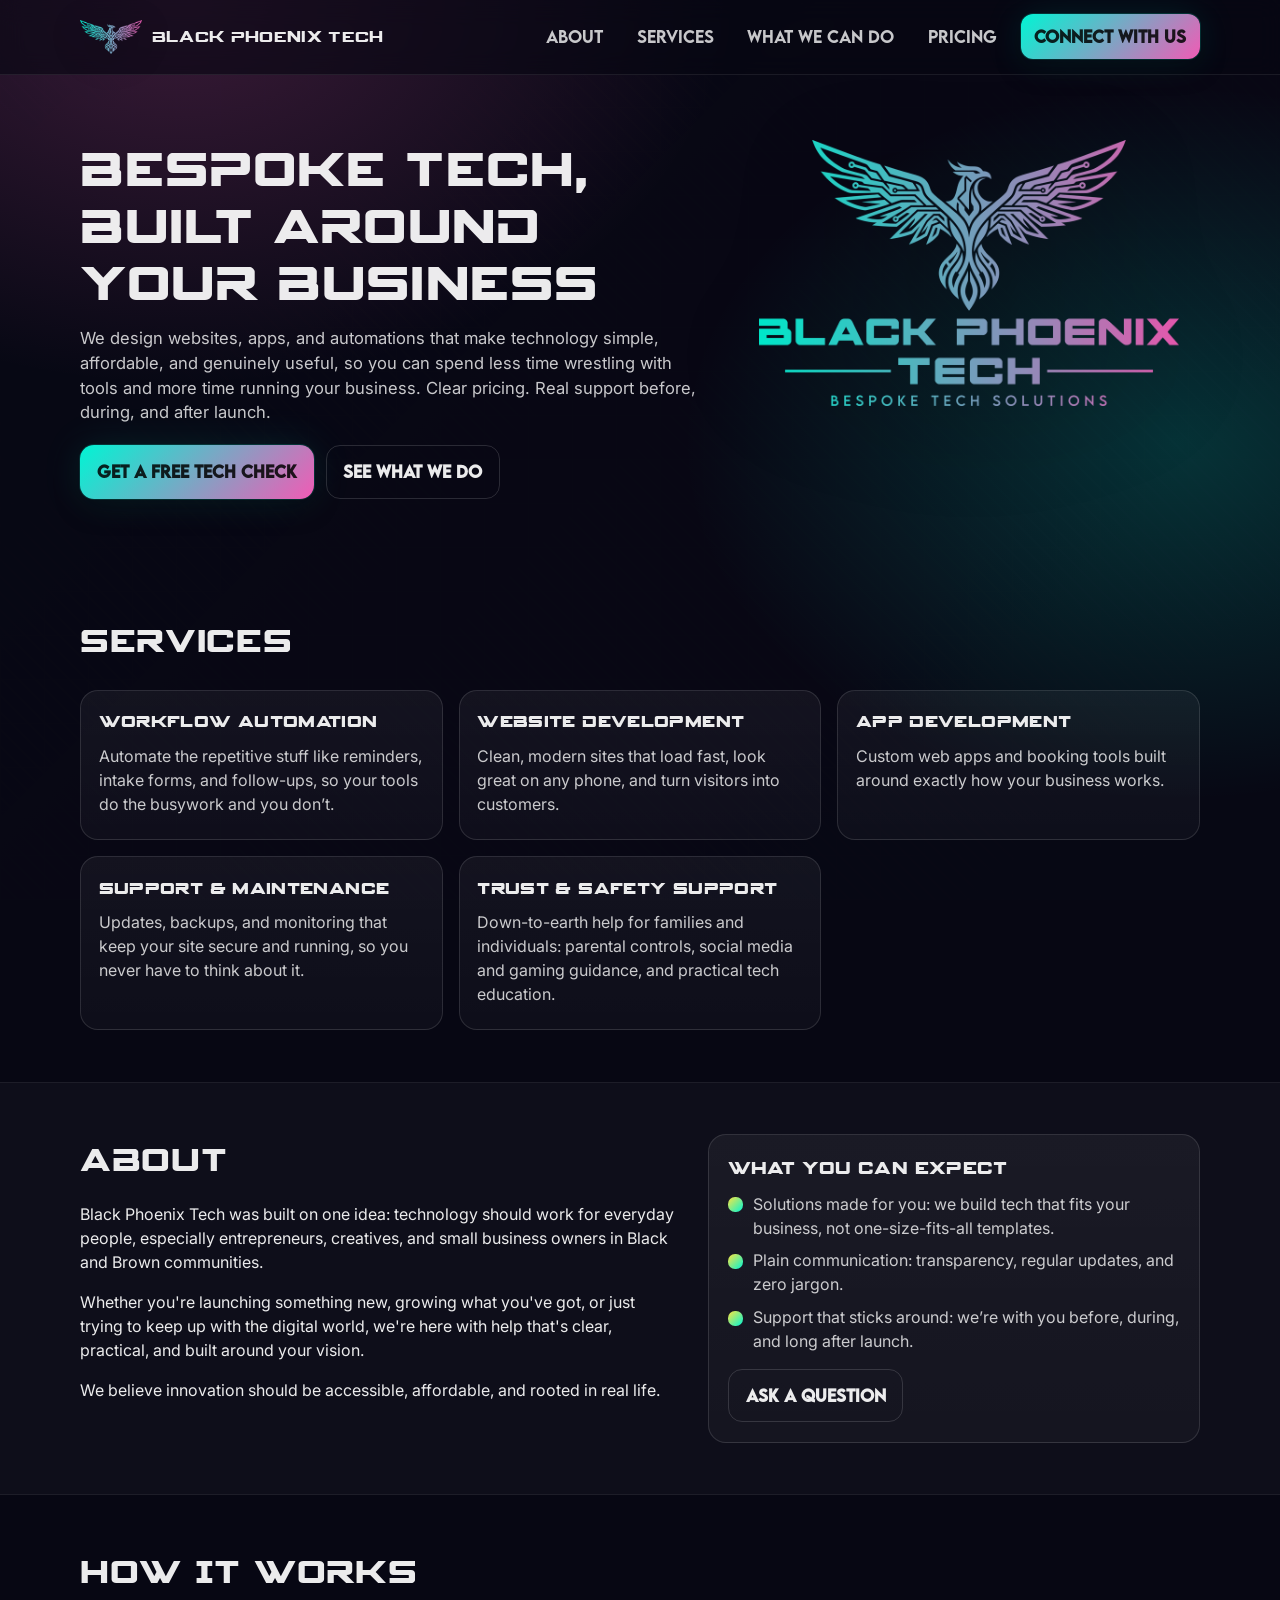
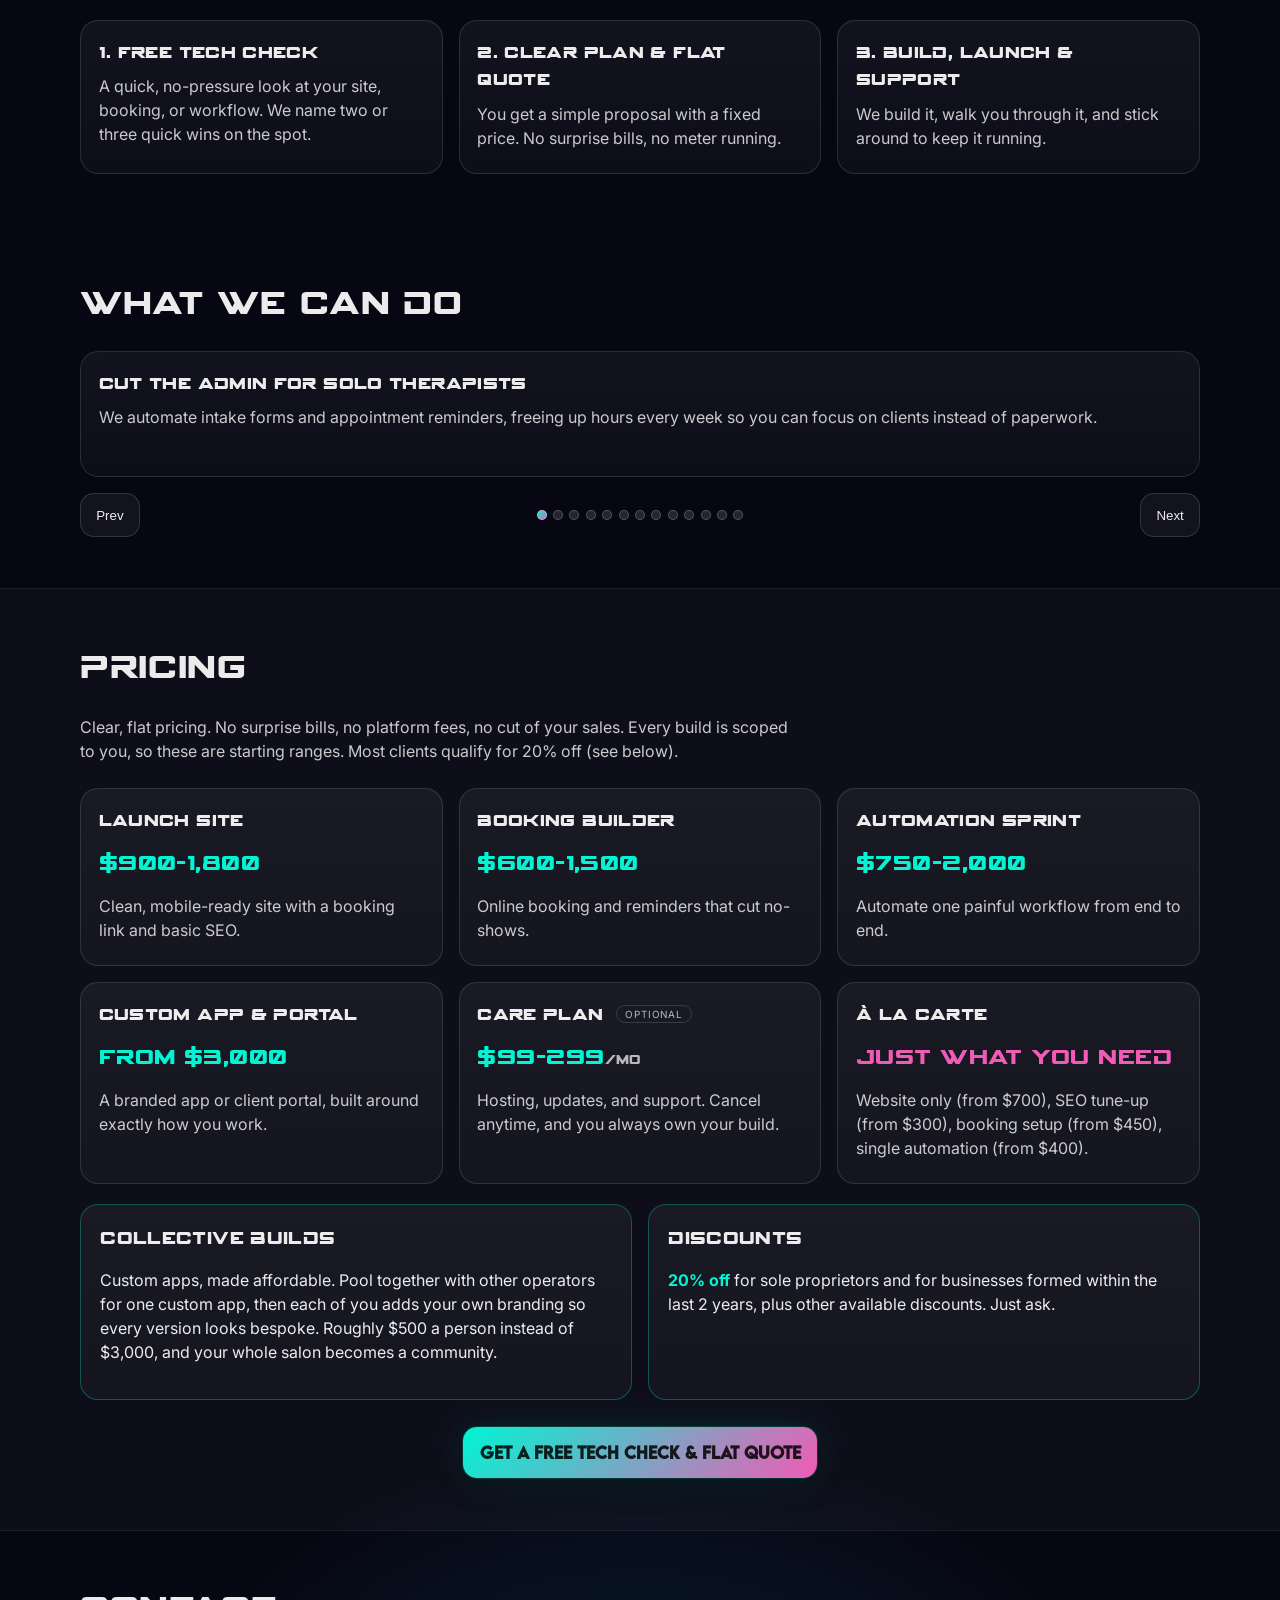
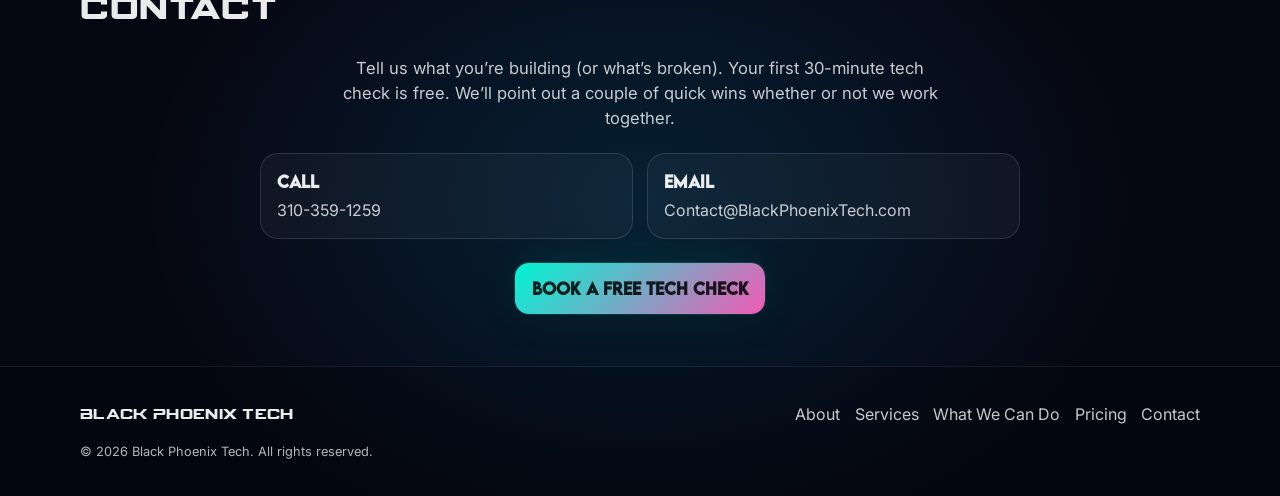
<file: index.html>
<!doctype html>
<html lang="en">
  <head>
    <meta charset="UTF-8" />
    <meta name="viewport" content="width=device-width, initial-scale=1.0" />
    <meta name="description" content="Black Phoenix Tech builds bespoke websites, apps, and automations for small service businesses. Clear pricing, plain English, real support before and after launch." />
    <meta name="theme-color" content="#070713" />
    <link rel="canonical" href="https://blackphoenixtech.com/" />
    <link rel="icon" href="logo.png" />
    <meta property="og:title" content="Black Phoenix Tech | Bespoke Apps & Tech Solutions" />
    <meta property="og:description" content="Bespoke websites, apps, and automations for small service businesses. Simple, affordable, and built around your business." />
    <meta property="og:type" content="website" />
    <meta property="og:url" content="https://blackphoenixtech.com/" />
    <meta property="og:image" content="https://blackphoenixtech.com/logo.png" />
    <meta name="twitter:card" content="summary_large_image" />
    <meta name="twitter:title" content="Black Phoenix Tech | Bespoke Apps & Tech Solutions" />
    <meta name="twitter:description" content="Bespoke websites, apps, and automations for small service businesses. Simple, affordable, and built around your business." />
    <meta name="twitter:image" content="https://blackphoenixtech.com/logo.png" />
    <title>Black Phoenix Tech | Bespoke Apps & Tech Solutions</title>
    <link rel="preconnect" href="https://fonts.googleapis.com" />
    <link rel="preconnect" href="https://fonts.gstatic.com" crossorigin />
    <link href="https://fonts.googleapis.com/css2?family=Inter:wght@400;500;600;700&display=swap" rel="stylesheet" />
    <link rel="stylesheet" href="styles.css" />
    <style>
      html { scroll-padding-top: 88px; }
      :where(#top, #services, #about, #how, #work, #pricing, #contact) { scroll-margin-top: 88px; }

      #contact .contact-wrap { max-width: 760px; margin: 0 auto; text-align: center; }
      #contact .contact-lead { color: var(--muted); font-size: 1.04rem; max-width: 60ch; margin: 0 auto; }
      #contact .contactCards { grid-template-columns: 1fr 1fr; margin-top: 1.4rem; }
      #contact .contactCard { text-align: left; }
      #contact .contact-cta { margin-top: 1.5rem; }
      @media (max-width: 640px) { #contact .contactCards { grid-template-columns: 1fr; } }

      .brand__mark { background: transparent; box-shadow: none; width: auto; height: auto; }
      .brand__logo { width: auto; height: 34px; }

      @font-face { font-family: 'Spy Agency'; src: url('spyagency.woff') format('woff'); font-weight: 400; font-style: normal; font-display: swap; }
      @font-face { font-family: 'LEMON MILK'; src: url('lemonmilk-medium.woff') format('woff'); font-weight: 500; font-style: normal; font-display: swap; }

      .brand__name, .hero__title, h2, .feature h3, .case h3, .panel h3, .footer__brand {
        font-family: 'Spy Agency', Inter, system-ui, -apple-system, Segoe UI, Roboto, Arial, sans-serif;
        font-weight: 400;
        letter-spacing: 0.02em;
      }
      .nav__link, .button, .contactCard__title {
        font-family: 'LEMON MILK', Inter, system-ui, -apple-system, Segoe UI, Roboto, Arial, sans-serif;
      }
      .brand, .brand__name { white-space: nowrap; flex-shrink: 0; }
      .nav__menu { flex-wrap: nowrap; }
      .nav__link, .nav .button { white-space: nowrap; flex-shrink: 0; }

      #pricing .pricing-lead { color: var(--muted); max-width: 72ch; margin: 0 0 1.6rem; }
      #pricing .price-card { display: flex; flex-direction: column; }
      #pricing .price { font-family: 'Spy Agency', Inter, sans-serif; font-size: 1.45rem; color: var(--brand); margin: 0.15rem 0 0.55rem; letter-spacing: 0.02em; }
      #pricing .price-per { font-size: 0.85rem; color: var(--muted2); }
      #pricing .price-tag { font-family: Inter, sans-serif; font-size: 0.62rem; text-transform: uppercase; letter-spacing: 0.08em; color: var(--muted2); border: 1px solid var(--border); border-radius: 999px; padding: 0.12rem 0.5rem; vertical-align: middle; margin-left: 0.4rem; }
      #pricing .price-card--alacarte .price { color: var(--brand2); }
      #pricing .pricing-extras { display: grid; grid-template-columns: 1fr 1fr; gap: 1rem; margin-top: 1.2rem; }
      #pricing .pricing-highlight { border-color: rgba(0, 245, 212, 0.28); }
      #pricing .pricing-highlight strong { color: var(--brand); }
      #pricing .pricing-cta { margin-top: 1.7rem; text-align: center; }
      @media (max-width: 760px) { #pricing .pricing-extras { grid-template-columns: 1fr; } }
    </style>
  </head>
  <body>
    <a class="skip-link" href="#main">Skip to content</a>

    <header class="header" data-header>
      <div class="container header__inner">
        <a class="brand" href="#top" aria-label="Black Phoenix Tech home">
          <span class="brand__mark" aria-hidden="true">
            <img class="brand__logo" src="logo-mark.png" alt="" />
          </span>
          <span class="brand__name">Black Phoenix Tech</span>
        </a>

        <nav class="nav" aria-label="Primary">
          <button class="nav__toggle" type="button" aria-expanded="false" aria-controls="navMenu" data-nav-toggle>
            <span class="nav__toggleIcon" aria-hidden="true"></span>
            <span class="sr-only">Menu</span>
          </button>

          <div class="nav__menu" id="navMenu" data-nav-menu>
            <a class="nav__link" href="#about">About</a>
            <a class="nav__link" href="#services">Services</a>
            <a class="nav__link" href="#work">What We Can Do</a>
            <a class="nav__link" href="#pricing">Pricing</a>
            <a class="button button--small" href="#contact">Connect With Us</a>
          </div>
        </nav>
      </div>
    </header>

    <main id="main">
      <section class="hero" id="top">
        <div class="container hero__inner">
          <div class="hero__copy">
            <h1 class="hero__title">Bespoke Tech, Built Around Your Business</h1>
            <p class="hero__subtitle">
              We design websites, apps, and automations that make technology simple, affordable, and genuinely useful, so you can spend less time wrestling with tools and more time running your business. Clear pricing. Real support before, during, and after launch.
            </p>

            <div class="hero__cta">
              <a class="button" href="#contact">Get a Free Tech Check</a>
              <a class="button button--ghost" href="#work">See What We Do</a>
            </div>
          </div>

          <div class="hero__media" aria-hidden="true">
            <img class="hero__logo" src="logo-hero.png" alt="Black Phoenix Tech" />
          </div>
        </div>
      </section>

      <section class="section" id="services">
        <div class="container">
          <div class="section__head">
            <h2>Services</h2>
          </div>

          <div class="grid3">
            <article class="feature">
              <h3>Workflow Automation</h3>
              <p>Automate the repetitive stuff like reminders, intake forms, and follow-ups, so your tools do the busywork and you don&rsquo;t.</p>
            </article>
            <article class="feature">
              <h3>Website Development</h3>
              <p>Clean, modern sites that load fast, look great on any phone, and turn visitors into customers.</p>
            </article>
            <article class="feature">
              <h3>App Development</h3>
              <p>Custom web apps and booking tools built around exactly how your business works.</p>
            </article>
            <article class="feature">
              <h3>Support &amp; Maintenance</h3>
              <p>Updates, backups, and monitoring that keep your site secure and running, so you never have to think about it.</p>
            </article>
            <article class="feature">
              <h3>Trust &amp; Safety Support</h3>
              <p>Down-to-earth help for families and individuals: parental controls, social media and gaming guidance, and practical tech education.</p>
            </article>
          </div>
        </div>
      </section>

      <section class="section section--alt" id="about">
        <div class="container split">
          <div>
            <h2>About</h2>
            <p>
              Black Phoenix Tech was built on one idea: technology should work for everyday people, especially entrepreneurs, creatives, and small business owners in Black and Brown communities.
            </p>
            <p>
              Whether you're launching something new, growing what you've got, or just trying to keep up with the digital world, we're here with help that's clear, practical, and built around your vision.
            </p>
            <p>We believe innovation should be accessible, affordable, and rooted in real life.</p>
          </div>

          <div class="panel">
            <h3>What you can expect</h3>
            <ul class="checklist">
              <li>Solutions made for you: we build tech that fits your business, not one-size-fits-all templates.</li>
              <li>Plain communication: transparency, regular updates, and zero jargon.</li>
              <li>Support that sticks around: we&rsquo;re with you before, during, and long after launch.</li>
            </ul>
            <a class="button button--ghost" href="#contact">Ask a question</a>
          </div>
        </div>
      </section>

      <section class="section" id="how">
        <div class="container">
          <div class="section__head">
            <h2>How It Works</h2>
          </div>

          <div class="grid3">
            <article class="feature">
              <h3>1. Free Tech Check</h3>
              <p>A quick, no-pressure look at your site, booking, or workflow. We name two or three quick wins on the spot.</p>
            </article>
            <article class="feature">
              <h3>2. Clear Plan &amp; Flat Quote</h3>
              <p>You get a simple proposal with a fixed price. No surprise bills, no meter running.</p>
            </article>
            <article class="feature">
              <h3>3. Build, Launch &amp; Support</h3>
              <p>We build it, walk you through it, and stick around to keep it running.</p>
            </article>
          </div>
        </div>
      </section>

      <section class="section" id="work">
        <div class="container">
          <div class="section__head">
            <h2>What We Can Do</h2>
          </div>

          <div class="carousel" data-carousel aria-label="What we can do carousel">
            <div class="carousel__viewport">
              <div class="carousel__track" data-carousel-track>
                <article class="case carousel__slide" data-carousel-slide>
                  <h3>Cut the admin for solo therapists</h3>
                  <p>We automate intake forms and appointment reminders, freeing up hours every week so you can focus on clients instead of paperwork.</p>
                </article>
                <article class="case carousel__slide" data-carousel-slide>
                  <h3>Get local shops found online</h3>
                  <p>We design sleek, mobile-ready websites for local services like nail shops and laundromats, making it easy for customers to book, order, and find you fast.</p>
                </article>
                <article class="case carousel__slide" data-carousel-slide>
                  <h3>Keep your calendar full</h3>
                  <p>We build custom booking apps for barbers, nail techs, and stylists that let clients book in a few taps, cutting no-shows and ending the scheduling chaos.</p>
                </article>
                <article class="case carousel__slide" data-carousel-slide>
                  <h3>Know what&rsquo;s working</h3>
                  <p>We set up easy-to-read dashboards that show shop owners their best-sellers, busiest times, and trends, so you can make smarter decisions without the guesswork.</p>
                </article>
                <article class="case carousel__slide" data-carousel-slide>
                  <h3>Hands-off upkeep</h3>
                  <p>We handle updates, backups, and troubleshooting behind the scenes, so you get a site you own without the headache of maintaining it.</p>
                </article>
                <article class="case carousel__slide" data-carousel-slide>
                  <h3>Safer screens at home</h3>
                  <p>We help parents set up parental controls and understand the games and apps their kids use, for a safer digital home.</p>
                </article>
                <article class="case carousel__slide" data-carousel-slide>
                  <h3>Respond without living in your inbox</h3>
                  <p>We build smart systems for small retail brands that track inventory and auto-answer common questions, so you stay responsive without being chained to your phone.</p>
                </article>
                <article class="case carousel__slide" data-carousel-slide>
                  <h3>Credibility that books clients</h3>
                  <p>We create clean, professional sites for coaches, consultants, and creatives that build trust and bring in steady bookings.</p>
                </article>
                <article class="case carousel__slide" data-carousel-slide>
                  <h3>One place for everything</h3>
                  <p>We build branded client-portal apps for event planners and service providers: bookings, payments, and messages all in one place.</p>
                </article>
                <article class="case carousel__slide" data-carousel-slide>
                  <h3>Grow with real numbers</h3>
                  <p>We give online sellers live dashboards to track traffic, sales, and trends, for growth without needing to be a data expert.</p>
                </article>
                <article class="case carousel__slide" data-carousel-slide>
                  <h3>Show up on Google</h3>
                  <p>We write and structure SEO-ready content for solo pros like estheticians and therapists that ranks higher and drives steady, qualified traffic.</p>
                </article>
                <article class="case carousel__slide" data-carousel-slide>
                  <h3>Always fresh and secure</h3>
                  <p>We keep your website fresh, secure, and fully functional, so your online presence never skips a beat.</p>
                </article>
                <article class="case carousel__slide" data-carousel-slide>
                  <h3>Protect your privacy</h3>
                  <p>We review privacy settings, devices, and platforms for individuals, creators, and educators, helping you stay protected online.</p>
                </article>
              </div>
            </div>

            <div class="carousel__controls">
              <button class="carousel__button" type="button" data-carousel-prev aria-label="Previous slide">Prev</button>
              <div class="carousel__dots" data-carousel-dots aria-label="Choose slide"></div>
              <button class="carousel__button" type="button" data-carousel-next aria-label="Next slide">Next</button>
            </div>
          </div>
        </div>
      </section>

      <section class="section section--alt" id="pricing">
        <div class="container">
          <div class="section__head">
            <h2>Pricing</h2>
          </div>

          <p class="pricing-lead">
            Clear, flat pricing. No surprise bills, no platform fees, no cut of your sales. Every build is scoped to you, so these are starting ranges. Most clients qualify for 20% off (see below).
          </p>

          <div class="grid3 pricing-grid">
            <article class="feature price-card">
              <h3>Launch Site</h3>
              <p class="price">$900&ndash;1,800</p>
              <p>Clean, mobile-ready site with a booking link and basic SEO.</p>
            </article>
            <article class="feature price-card">
              <h3>Booking Builder</h3>
              <p class="price">$600&ndash;1,500</p>
              <p>Online booking and reminders that cut no-shows.</p>
            </article>
            <article class="feature price-card">
              <h3>Automation Sprint</h3>
              <p class="price">$750&ndash;2,000</p>
              <p>Automate one painful workflow from end to end.</p>
            </article>
            <article class="feature price-card">
              <h3>Custom App &amp; Portal</h3>
              <p class="price">From $3,000</p>
              <p>A branded app or client portal, built around exactly how you work.</p>
            </article>
            <article class="feature price-card">
              <h3>Care Plan <span class="price-tag">optional</span></h3>
              <p class="price">$99&ndash;299<span class="price-per">/mo</span></p>
              <p>Hosting, updates, and support. Cancel anytime, and you always own your build.</p>
            </article>
            <article class="feature price-card price-card--alacarte">
              <h3>&Agrave; la carte</h3>
              <p class="price">Just what you need</p>
              <p>Website only (from $700), SEO tune-up (from $300), booking setup (from $450), single automation (from $400).</p>
            </article>
          </div>

          <div class="pricing-extras">
            <div class="panel pricing-highlight">
              <h3>Collective Builds</h3>
              <p>Custom apps, made affordable. Pool together with other operators for one custom app, then each of you adds your own branding so every version looks bespoke. Roughly $500 a person instead of $3,000, and your whole salon becomes a community.</p>
            </div>
            <div class="panel pricing-highlight">
              <h3>Discounts</h3>
              <p><strong>20% off</strong> for sole proprietors and for businesses formed within the last 2 years, plus other available discounts. Just ask.</p>
            </div>
          </div>

          <div class="pricing-cta">
            <a class="button" href="#contact">Get a Free Tech Check &amp; Flat Quote</a>
          </div>
        </div>
      </section>

      <section class="section" id="contact">
        <div class="container">
          <div class="section__head">
            <h2>Contact</h2>
          </div>

          <div class="contact-wrap">
            <p class="contact-lead">
              Tell us what you&rsquo;re building (or what&rsquo;s broken). Your first 30-minute tech check is free. We&rsquo;ll point out a couple of quick wins whether or not we work together.
            </p>

            <div class="contactCards">
              <a class="contactCard" href="tel:+13103591259">
                <span class="contactCard__title">Call</span>
                <span class="contactCard__text">310-359-1259</span>
              </a>
              <a class="contactCard" href="mailto:contact@blackphoenixtech.com?subject=New%20Inquiry">
                <span class="contactCard__title">Email</span>
                <span class="contactCard__text">Contact@BlackPhoenixTech.com</span>
              </a>
            </div>

            <div class="contact-cta">
              <a class="button" href="mailto:contact@blackphoenixtech.com?subject=Free%2030-Minute%20Tech%20Check">Book a Free Tech Check</a>
            </div>
          </div>
        </div>
      </section>
    </main>

    <footer class="footer">
      <div class="container footer__inner">
        <div class="footer__top">
          <div class="footer__brand">Black Phoenix Tech</div>
          <div class="footer__links">
            <a href="#about">About</a>
            <a href="#services">Services</a>
            <a href="#work">What We Can Do</a>
            <a href="#pricing">Pricing</a>
            <a href="#contact">Contact</a>
          </div>
        </div>
        <div class="footer__fineprint">&copy; 2026 Black Phoenix Tech. All rights reserved.</div>
      </div>
    </footer>

    <script src="main.js"></script>
  </body>
</html>
</file>
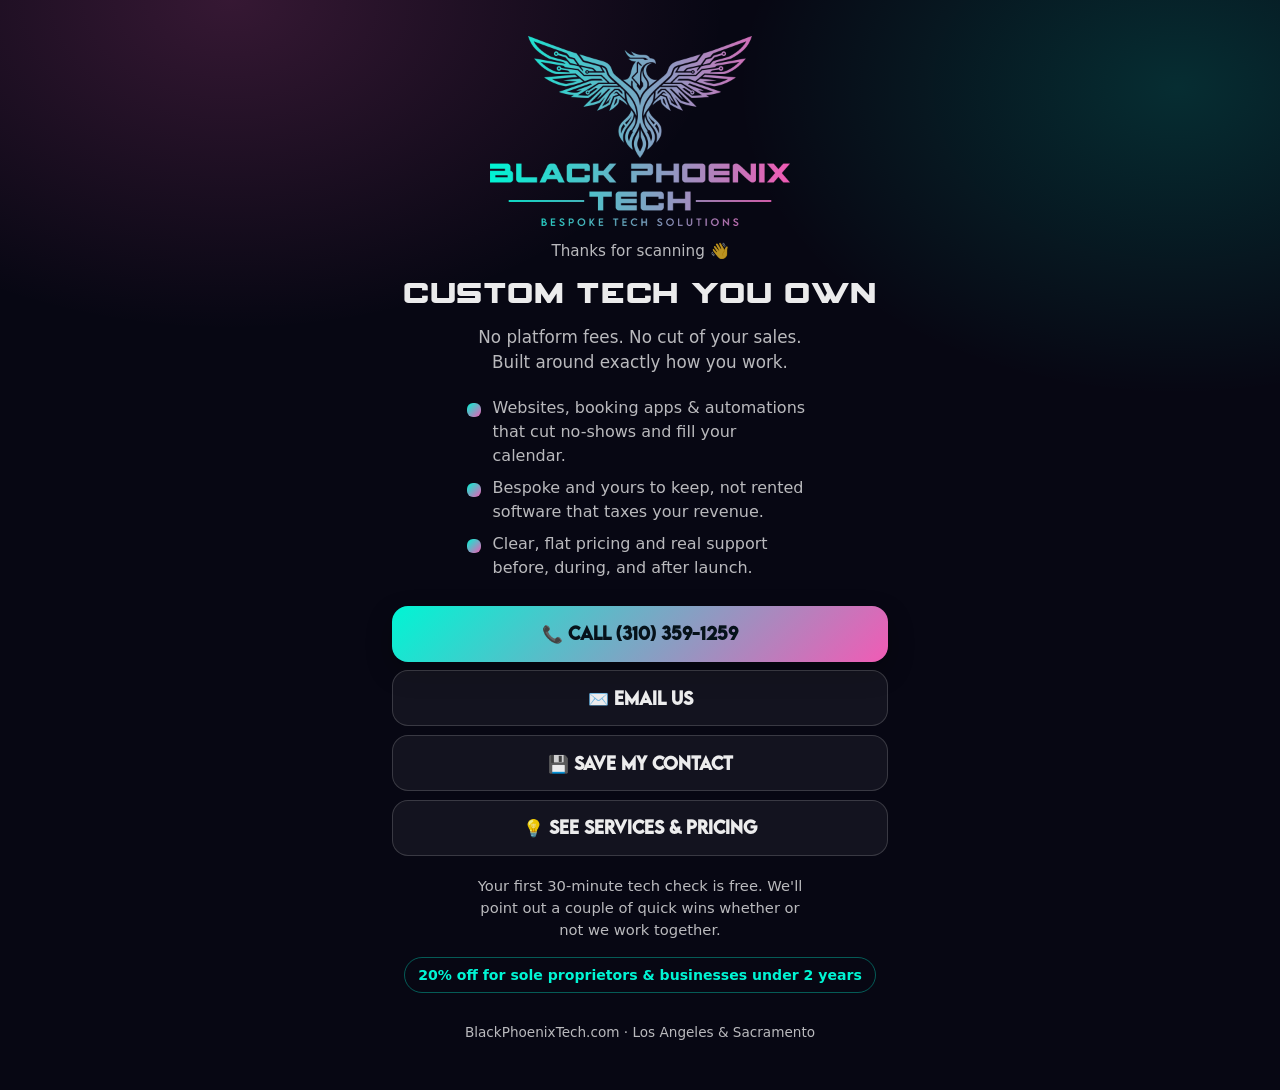
<file: start.html>
<!doctype html>
<html lang="en">
  <head>
    <meta charset="UTF-8" />
    <meta name="viewport" content="width=device-width, initial-scale=1.0" />
    <meta name="theme-color" content="#070713" />
    <title>Black Phoenix Tech | Start Here</title>
    <meta name="description" content="Custom tech you own. No platform fees, no cut of your sales. Book a free 30-minute tech check." />
    <link rel="icon" href="logo.png" />
    <style>
      @font-face { font-family: 'Spy Agency'; src: url('spyagency.woff') format('woff'); font-weight: 400; font-display: swap; }
      @font-face { font-family: 'LEMON MILK'; src: url('lemonmilk-medium.woff') format('woff'); font-weight: 500; font-display: swap; }
      :root { --bg:#070713; --teal:#00f5d4; --pink:#f15bb5; --text:rgba(255,255,255,.92); --muted:rgba(255,255,255,.72); --border:rgba(255,255,255,.16); }
      * { box-sizing: border-box; }
      body {
        margin:0; min-height:100vh; color:var(--text);
        font-family: Inter, system-ui, -apple-system, Segoe UI, Roboto, Arial, sans-serif;
        background:
          radial-gradient(900px 600px at 18% 0%, rgba(241,91,181,.20), transparent 55%),
          radial-gradient(800px 560px at 92% 8%, rgba(0,245,212,.16), transparent 55%),
          var(--bg);
        line-height:1.5; -webkit-text-size-adjust:100%;
      }
      .wrap { max-width: 540px; margin:0 auto; padding: 30px 22px 48px; text-align:center; }
      .logo { width:min(300px,78%); height:auto; display:block; margin:6px auto 14px; }
      .kicker { color:var(--muted); font-size:.95rem; margin:0 0 6px; }
      h1 { font-family:'Spy Agency', Inter, sans-serif; font-weight:400; letter-spacing:.02em; font-size:2rem; margin:.2rem 0 .5rem; }
      .sub { color:var(--muted); font-size:1.05rem; margin:0 auto 1.3rem; max-width:34ch; }
      .points { list-style:none; padding:0; margin:0 auto 1.6rem; max-width:34ch; text-align:left; }
      .points li { position:relative; padding-left:1.6rem; margin:.5rem 0; color:var(--muted); }
      .points li::before { content:""; position:absolute; left:0; top:.45rem; width:.85rem; height:.85rem; border-radius:6px; background:linear-gradient(135deg,var(--teal),var(--pink)); }
      .btn { display:flex; align-items:center; justify-content:center; gap:.5rem; width:100%; min-height:56px; padding:.9rem 1rem; margin:.55rem 0; border-radius:16px; font-weight:700; font-size:1.05rem; text-decoration:none; font-family:'LEMON MILK', Inter, sans-serif; }
      .btn--primary { background:linear-gradient(135deg,var(--teal),var(--pink)); color:#06121a; box-shadow:0 10px 26px rgba(0,0,0,.3); }
      .btn--ghost { background:rgba(255,255,255,.05); border:1px solid var(--border); color:var(--text); }
      .note { color:var(--muted); font-size:.92rem; margin:1.2rem auto 0; max-width:36ch; }
      .badge { display:inline-block; margin:1rem 0 0; padding:.4rem .8rem; border:1px solid rgba(0,245,212,.35); border-radius:999px; color:var(--teal); font-weight:700; font-size:.88rem; }
      footer { color:var(--muted); font-size:.85rem; margin-top:1.8rem; }
      a { color:var(--teal); }
    </style>
  </head>
  <body>
    <main class="wrap">
      <img class="logo" src="logo-hero.png" alt="Black Phoenix Tech" />
      <p class="kicker">Thanks for scanning 👋</p>
      <h1>Custom Tech You Own</h1>
      <p class="sub">No platform fees. No cut of your sales. Built around exactly how you work.</p>

      <ul class="points">
        <li>Websites, booking apps &amp; automations that cut no-shows and fill your calendar.</li>
        <li>Bespoke and yours to keep, not rented software that taxes your revenue.</li>
        <li>Clear, flat pricing and real support before, during, and after launch.</li>
      </ul>

      <a class="btn btn--primary" href="tel:+13103591259">📞 Call (310) 359-1259</a>
      <a class="btn btn--ghost" href="mailto:contact@blackphoenixtech.com?subject=Free%2030-Minute%20Tech%20Check">✉️ Email Us</a>
      <a class="btn btn--ghost" href="contact.vcf">💾 Save My Contact</a>
      <a class="btn btn--ghost" href="https://blackphoenixtech.com/#pricing">💡 See Services &amp; Pricing</a>

      <p class="note">Your first 30-minute tech check is free. We'll point out a couple of quick wins whether or not we work together.</p>
      <span class="badge">20% off for sole proprietors &amp; businesses under 2 years</span>

      <footer>BlackPhoenixTech.com · Los Angeles &amp; Sacramento</footer>
    </main>
  </body>
</html>
</file>
<file: styles.css>
:root {
  --bg: #070713;
  --panel: rgba(255, 255, 255, 0.06);
  --panel2: rgba(255, 255, 255, 0.08);
  --text: rgba(255, 255, 255, 0.92);
  --muted: rgba(255, 255, 255, 0.78);
  --muted2: rgba(255, 255, 255, 0.7);
  --border: rgba(255, 255, 255, 0.14);
  --shadow: 0 12px 40px rgba(0, 0, 0, 0.35);

  --brand: #00f5d4;
  --brand2: #f15bb5;
  --accent: #fee440;
  --accent2: #00bbf9;
  --glow: 0 0 0 1px rgba(0, 245, 212, 0.14), 0 0 36px rgba(0, 245, 212, 0.16);
  --glow2: 0 0 0 1px rgba(241, 91, 181, 0.12), 0 0 34px rgba(241, 91, 181, 0.14);

  --radius: 18px;
  --radius-sm: 14px;
  --container: 1120px;

  --h1: clamp(2.1rem, 1.5rem + 2.3vw, 3.3rem);
  --h2: clamp(1.6rem, 1.2rem + 1.2vw, 2.2rem);
  --h3: 1.15rem;
}

* {
  box-sizing: border-box;
}

html {
  scroll-behavior: smooth;
}

body {
  margin: 0;
  font-family: Inter, system-ui, -apple-system, Segoe UI, Roboto, Arial, sans-serif;
  color: var(--text);
  background:
    radial-gradient(1000px 700px at 14% 0%, rgba(241, 91, 181, 0.22), transparent 55%),
    radial-gradient(900px 650px at 92% 12%, rgba(0, 245, 212, 0.18), transparent 55%),
    radial-gradient(900px 650px at 50% 92%, rgba(0, 187, 249, 0.14), transparent 55%),
    var(--bg);
  line-height: 1.5;
  overflow-x: hidden;
}

body::before {
  content: "";
  position: fixed;
  inset: 0;
  pointer-events: none;
  z-index: 0;
  opacity: 0.16;
  background:
    linear-gradient(135deg, rgba(0, 245, 212, 0.18), rgba(241, 91, 181, 0.14), rgba(0, 187, 249, 0.14)),
    repeating-linear-gradient(
      0deg,
      rgba(255, 255, 255, 0.06) 0,
      rgba(255, 255, 255, 0.06) 1px,
      rgba(255, 255, 255, 0) 1px,
      rgba(255, 255, 255, 0) 44px
    ),
    repeating-linear-gradient(
      90deg,
      rgba(255, 255, 255, 0.06) 0,
      rgba(255, 255, 255, 0.06) 1px,
      rgba(255, 255, 255, 0) 1px,
      rgba(255, 255, 255, 0) 44px
    ),
    repeating-linear-gradient(
      45deg,
      rgba(255, 255, 255, 0.07) 0,
      rgba(255, 255, 255, 0.07) 2px,
      rgba(255, 255, 255, 0) 2px,
      rgba(255, 255, 255, 0) 12px
    );
  mix-blend-mode: overlay;
}

body > * {
  position: relative;
  z-index: 1;
}

img,
svg,
video,
canvas {
  max-width: 100%;
  height: auto;
}

a {
  color: inherit;
  text-decoration: none;
}

main a:not(.button):not(.nav__link) {
  text-decoration: underline;
  text-underline-offset: 0.18em;
  text-decoration-thickness: 0.08em;
}

a:hover {
  text-decoration: underline;
}

a:focus-visible,
button:focus-visible,
input:focus-visible,
textarea:focus-visible,
select:focus-visible {
  outline: 3px solid rgba(0, 187, 249, 0.98);
  outline-offset: 3px;
}

.button:focus-visible,
.nav__toggle:focus-visible {
  outline: 3px solid rgba(0, 187, 249, 0.98);
  outline-offset: 4px;
}

.container {
  width: min(var(--container), calc(100% - 2.4rem));
  margin: 0 auto;
}

.skip-link {
  position: absolute;
  left: -999px;
  top: 0;
  background: #fff;
  color: #000;
  padding: 0.75rem 1rem;
  border-radius: 10px;
  z-index: 999;
}

.skip-link:focus {
  left: 0.75rem;
  top: 0.75rem;
}

.sr-only {
  position: absolute;
  width: 1px;
  height: 1px;
  padding: 0;
  margin: -1px;
  overflow: hidden;
  clip: rect(0, 0, 0, 0);
  white-space: nowrap;
  border: 0;
}

.header {
  position: sticky;
  top: 0;
  z-index: 50;
  backdrop-filter: blur(12px);
  background: rgba(7, 7, 19, 0.62);
  border-bottom: 1px solid rgba(255, 255, 255, 0.08);
}

.header__inner {
  display: flex;
  align-items: center;
  justify-content: space-between;
  padding: 0.9rem 0;
  gap: 1rem;
}

.brand {
  display: inline-flex;
  align-items: center;
  gap: 0.6rem;
  font-weight: 700;
  letter-spacing: -0.02em;
}

.brand__mark {
  width: 34px;
  height: 34px;
  display: grid;
  place-items: center;
  border-radius: 12px;
  background: linear-gradient(135deg, var(--brand), var(--brand2));
  color: rgba(0, 0, 0, 0.85);
}

.brand__logo {
  width: 26px;
  height: 26px;
  object-fit: contain;
  display: block;
  filter: drop-shadow(0 8px 18px rgba(0, 0, 0, 0.35));
}

.brand__name {
  font-size: 1.05rem;
  font-family: Orbitron, Inter, system-ui, -apple-system, Segoe UI, Roboto, Arial, sans-serif;
  letter-spacing: 0.02em;
}

.nav {
  display: flex;
  align-items: center;
  position: relative;
}

.nav__toggle {
  display: none;
  background: transparent;
  border: 1px solid var(--border);
  color: var(--text);
  border-radius: 12px;
  width: 44px;
  height: 44px;
  cursor: pointer;
}

.nav__toggleIcon {
  display: block;
  width: 18px;
  height: 2px;
  background: var(--text);
  position: relative;
  margin: 0 auto;
}

.nav__toggleIcon::before,
.nav__toggleIcon::after {
  content: "";
  position: absolute;
  left: 0;
  width: 18px;
  height: 2px;
  background: var(--text);
}

.nav__toggleIcon::before {
  top: -6px;
}

.nav__toggleIcon::after {
  top: 6px;
}

.nav__menu {
  display: flex;
  align-items: center;
  gap: 0.9rem;
}

.nav__link {
  color: var(--muted);
  font-weight: 500;
  padding: 0.55rem 0.6rem;
  border-radius: 10px;
}

.nav__link:focus-visible {
  outline: 3px solid rgba(0, 187, 249, 0.98);
  outline-offset: 3px;
}

.nav__link:hover {
  background: rgba(255, 255, 255, 0.06);
  color: var(--text);
  text-decoration: none;
}

.button {
  display: inline-flex;
  align-items: center;
  justify-content: center;
  gap: 0.6rem;
  padding: 0.85rem 1.05rem;
  border-radius: 14px;
  background: linear-gradient(135deg, var(--brand), var(--brand2));
  color: rgba(0, 0, 0, 0.85);
  font-weight: 700;
  border: 0;
  cursor: pointer;
  box-shadow: 0 10px 26px rgba(0, 0, 0, 0.25), 0 0 0 1px rgba(0, 245, 212, 0.16), 0 0 40px rgba(0, 245, 212, 0.12);
  min-height: 44px;
}

.button--small {
  padding: 0.65rem 0.85rem;
  border-radius: 12px;
  min-height: 44px;
}

.button--ghost {
  background: transparent;
  border: 1px solid var(--border);
  color: var(--text);
  box-shadow: none;
}

.button--full {
  width: 100%;
}

.button:hover {
  text-decoration: none;
  filter: brightness(1.03);
}

.hero {
  padding: 4.1rem 0 2.6rem;
}

.hero__inner {
  display: grid;
  grid-template-columns: 1.15fr 0.85fr;
  gap: 2rem;
  align-items: start;
}

.hero__media {
  display: flex;
  align-items: center;
  justify-content: center;
}

.hero__logo {
  width: min(420px, 100%);
  height: auto;
  display: block;
  filter: drop-shadow(0 22px 60px rgba(0, 0, 0, 0.45));
  opacity: 0.95;
}

.eyebrow {
  color: var(--muted);
  font-weight: 600;
  letter-spacing: 0.02em;
  margin: 0 0 0.8rem;
}

.hero__title {
  font-size: var(--h1);
  line-height: 1.08;
  letter-spacing: -0.04em;
  margin: 0 0 0.9rem;
  font-family: Orbitron, Inter, system-ui, -apple-system, Segoe UI, Roboto, Arial, sans-serif;
  letter-spacing: -0.02em;
}

.hero__subtitle {
  color: var(--muted);
  font-size: 1.04rem;
  margin: 0 0 1.25rem;
}

.hero__cta {
  display: flex;
  gap: 0.75rem;
  flex-wrap: wrap;
  margin-bottom: 1.5rem;
}

.hero__badges {
  display: grid;
  grid-template-columns: repeat(3, minmax(0, 1fr));
  gap: 0.75rem;
}

.badge {
  padding: 0.85rem;
  border-radius: var(--radius-sm);
  border: 1px solid rgba(255, 255, 255, 0.12);
  background: rgba(255, 255, 255, 0.04);
}

.badge__kpi {
  display: block;
  font-weight: 800;
  letter-spacing: -0.02em;
}

.badge__label {
  display: block;
  color: var(--muted2);
  font-size: 0.9rem;
}

.card {
  border-radius: var(--radius);
  border: 1px solid rgba(255, 255, 255, 0.14);
  background: linear-gradient(180deg, rgba(255, 255, 255, 0.07), rgba(255, 255, 255, 0.04));
  padding: 1.25rem;
  box-shadow: var(--shadow);
}

.card__label {
  margin: 0;
  color: var(--muted);
  font-weight: 600;
}

.card__title {
  margin: 0.35rem 0 0.6rem;
  letter-spacing: -0.03em;
}

.card__text {
  margin: 0 0 0.85rem;
  color: var(--muted);
}

.card__fineprint {
  margin: 0.85rem 0 0;
  color: var(--muted2);
  font-size: 0.92rem;
}

.checklist {
  list-style: none;
  padding: 0;
  margin: 0 0 1rem;
}

.checklist li {
  padding-left: 1.6rem;
  margin: 0.55rem 0;
  position: relative;
  color: var(--muted);
}

.checklist li::before {
  content: "";
  position: absolute;
  left: 0;
  top: 0.35rem;
  width: 0.95rem;
  height: 0.95rem;
  border-radius: 7px;
  background: linear-gradient(135deg, var(--accent), var(--brand));
}

.section {
  padding: 3.2rem 0;
}

.section--alt {
  background: rgba(255, 255, 255, 0.03);
  border-top: 1px solid rgba(255, 255, 255, 0.06);
  border-bottom: 1px solid rgba(255, 255, 255, 0.06);
}

.section__head {
  display: flex;
  align-items: end;
  justify-content: space-between;
  gap: 1.4rem;
  margin-bottom: 1.4rem;
}

h2 {
  font-size: var(--h2);
  margin: 0;
  letter-spacing: -0.03em;
  font-family: Orbitron, Inter, system-ui, -apple-system, Segoe UI, Roboto, Arial, sans-serif;
  letter-spacing: -0.01em;
}

.feature h3,
.case h3,
.panel h3 {
  font-family: Orbitron, Inter, system-ui, -apple-system, Segoe UI, Roboto, Arial, sans-serif;
}

.section__head p {
  margin: 0;
  color: var(--muted);
  max-width: 52ch;
}

.grid3 {
  display: grid;
  grid-template-columns: repeat(3, minmax(0, 1fr));
  gap: 1rem;
}

.feature,
.case,
.quote {
  border-radius: var(--radius);
  border: 1px solid rgba(255, 255, 255, 0.12);
  background: linear-gradient(180deg, rgba(255, 255, 255, 0.05), rgba(255, 255, 255, 0.03));
  padding: 1.1rem;
}

.feature h3,
.case h3 {
  margin: 0 0 0.5rem;
  font-size: var(--h3);
  letter-spacing: -0.02em;
}

.feature p,
.case p {
  margin: 0.35rem 0;
  color: var(--muted);
}

.feature__meta {
  color: var(--muted2);
  font-size: 0.92rem;
}

.strip {
  margin-top: 1rem;
  display: grid;
  grid-template-columns: repeat(3, minmax(0, 1fr));
  gap: 0.9rem;
}

.strip__item {
  border: 1px solid rgba(255, 255, 255, 0.12);
  background: rgba(255, 255, 255, 0.03);
  border-radius: var(--radius);
  padding: 0.95rem;
}

.strip__title {
  display: block;
  font-weight: 700;
}

.strip__text {
  display: block;
  color: var(--muted2);
}

.split {
  display: grid;
  grid-template-columns: 1.1fr 0.9fr;
  gap: 1.6rem;
  align-items: start;
}

.panel {
  border-radius: var(--radius);
  border: 1px solid rgba(255, 255, 255, 0.12);
  background: linear-gradient(180deg, rgba(255, 255, 255, 0.05), rgba(255, 255, 255, 0.03));
  padding: 1.2rem;
}

.panel h3 {
  margin: 0 0 0.6rem;
}

.stats {
  margin-top: 1.2rem;
  display: grid;
  grid-template-columns: repeat(3, minmax(0, 1fr));
  gap: 0.85rem;
}

.stat {
  border-radius: var(--radius);
  border: 1px solid rgba(255, 255, 255, 0.12);
  background: rgba(255, 255, 255, 0.04);
  padding: 1rem;
}

.stat__num {
  font-weight: 800;
  font-size: 1.15rem;
  letter-spacing: -0.02em;
}

.stat__label {
  color: var(--muted2);
  font-size: 0.92rem;
}

.case__kpi {
  color: var(--text);
  font-weight: 700;
}

 .carousel {
   display: grid;
   gap: 1rem;
 }

 .carousel__viewport {
   overflow: hidden;
   border-radius: var(--radius);
 }

 .carousel__track {
   display: flex;
   gap: 1rem;
   will-change: transform;
   transition: transform 450ms cubic-bezier(0.2, 0.9, 0.2, 1);
 }

 .carousel__slide {
   flex: 0 0 100%;
 }

 .carousel__controls {
   display: flex;
   align-items: center;
   justify-content: space-between;
   gap: 0.75rem;
 }

 .carousel__button {
   min-height: 44px;
   padding: 0.65rem 0.95rem;
   border-radius: 14px;
   border: 1px solid rgba(255, 255, 255, 0.14);
   background: rgba(255, 255, 255, 0.05);
   color: var(--text);
   cursor: pointer;
 }

 .carousel__button:hover {
   background: rgba(255, 255, 255, 0.08);
 }

 .carousel__dots {
   display: flex;
   align-items: center;
   justify-content: center;
   gap: 0.4rem;
   flex: 1;
 }

 .carousel__dot {
   width: 10px;
   height: 10px;
   border-radius: 999px;
   border: 1px solid rgba(255, 255, 255, 0.22);
   background: rgba(255, 255, 255, 0.12);
   padding: 0;
   cursor: pointer;
 }

 .carousel__dot[aria-current="true"] {
   background: linear-gradient(135deg, var(--brand), var(--brand2));
   border-color: rgba(255, 255, 255, 0.28);
 }

.quote blockquote {
  margin: 0;
  color: var(--text);
  font-weight: 600;
  letter-spacing: -0.01em;
}

.quote figcaption {
  margin-top: 0.75rem;
  color: var(--muted2);
}

.contactCards {
  display: grid;
  grid-template-columns: 1fr;
  gap: 0.85rem;
  margin-top: 1.2rem;
}

main a.contactCard:not(.button):not(.nav__link) {
  text-decoration: none;
}

main a.contactCard:not(.button):not(.nav__link):hover {
  text-decoration: none;
}

.contactCard {
  border-radius: var(--radius);
  border: 1px solid rgba(255, 255, 255, 0.12);
  background: rgba(255, 255, 255, 0.04);
  padding: 1rem;
}

.contactCard:hover {
  text-decoration: none;
  background: rgba(255, 255, 255, 0.06);
}

.contactCard__title {
  display: block;
  font-weight: 800;
  margin-bottom: 0.25rem;
}

.contactCard__text {
  display: block;
  color: var(--muted);
  overflow-wrap: anywhere;
  word-break: break-word;
}

.form {
  border-radius: var(--radius);
  border: 1px solid rgba(255, 255, 255, 0.14);
  background: rgba(255, 255, 255, 0.04);
  padding: 1.15rem;
}

.airtableForm {
  padding: 0;
  overflow: hidden;
  box-shadow: var(--shadow);
}

.airtableForm iframe {
  display: block;
  width: 100%;
  border: 0;
}

.airtableForm--brand {
  position: relative;
  background:
    radial-gradient(900px 500px at 18% 0%, rgba(241, 91, 181, 0.14), transparent 55%),
    radial-gradient(900px 500px at 92% 12%, rgba(0, 245, 212, 0.12), transparent 55%),
    rgba(255, 255, 255, 0.03);
}

.airtableForm--brand iframe {
  position: relative;
  z-index: 0;
  filter: saturate(1.05) contrast(1.02) brightness(0.88);
}

.airtableForm--brand::before {
  content: "";
  position: absolute;
  inset: 0;
  pointer-events: none;
  background: rgba(7, 7, 19, 0.18);
  mix-blend-mode: multiply;
}

.airtableForm--brand::after {
  content: "";
  position: absolute;
  inset: 0;
  pointer-events: none;
  z-index: 1;
  background: rgba(7, 7, 19, 0.42);
}

.field {
  display: block;
  margin-bottom: 0.9rem;
}

.field__label {
  display: block;
  margin-bottom: 0.35rem;
  color: var(--muted);
  font-weight: 600;
  font-size: 0.92rem;
}

.field__input {
  width: 100%;
  border-radius: 14px;
  border: 1px solid rgba(255, 255, 255, 0.14);
  background: rgba(0, 0, 0, 0.25);
  padding: 0.85rem 0.9rem;
  color: var(--text);
  outline: none;
  font-size: 16px;
}

.field__input:focus {
  border-color: rgba(0, 187, 249, 0.55);
  box-shadow: 0 0 0 4px rgba(0, 187, 249, 0.14);
}

.form__note {
  margin: 0.8rem 0 0;
  color: var(--muted2);
  font-size: 0.92rem;
}

.footer {
  padding: 2.2rem 0;
  border-top: 1px solid rgba(255, 255, 255, 0.08);
  background: rgba(0, 0, 0, 0.18);
}

.footer__inner {
  display: grid;
  grid-template-columns: 1fr;
  gap: 1rem;
  align-items: start;
}

.footer__top {
  display: flex;
  align-items: center;
  justify-content: space-between;
  gap: 1rem;
  flex-wrap: wrap;
}

.footer__brand {
  font-weight: 900;
  letter-spacing: -0.03em;
}

.footer__text {
  color: var(--muted);
  margin-top: 0.35rem;
}

.footer__links {
  display: flex;
  gap: 0.9rem;
  flex-wrap: wrap;
  color: var(--muted);
}

.footer__fineprint {
  color: var(--muted2);
  text-align: left;
  font-size: 0.8em;
}

@media (max-width: 900px) {
  .hero__inner {
    grid-template-columns: 1fr;
  }

  .hero__logo {
    width: min(340px, 100%);
  }

  .contactCard__text {
    white-space: normal;
  }

  .split {
    grid-template-columns: 1fr;
  }

  .footer__inner {
    grid-template-columns: 1fr;
  }

  .footer__fineprint {
    text-align: left;
  }
}

@media (min-width: 901px) {
  .contactCard__text {
    white-space: nowrap;
  }
}

@media (max-width: 760px) {
  .nav__toggle {
    display: inline-flex;
    align-items: center;
    justify-content: center;
  }

  .nav__menu {
    position: absolute;
    right: 0;
    top: calc(100% + 0.6rem);
    width: min(360px, calc(100vw - 2.4rem));
    display: none;
    flex-direction: column;
    align-items: stretch;
    gap: 0.25rem;
    padding: 0.8rem;
    border-radius: 16px;
    border: 1px solid rgba(255, 255, 255, 0.14);
    background: rgba(7, 7, 19, 0.95);
    box-shadow: var(--shadow);
  }

  .nav__menu.is-open {
    display: flex;
  }

  .nav__link {
    padding: 0.75rem 0.7rem;
  }

  .grid3 {
    grid-template-columns: 1fr;
  }

  .strip {
    grid-template-columns: 1fr;
  }

  .stats {
    grid-template-columns: 1fr;
  }

  .contactCards {
    grid-template-columns: 1fr;
  }

  .hero__badges {
    grid-template-columns: 1fr;
  }
}

@media (max-width: 480px) {
  .container {
    width: min(var(--container), calc(100% - 1.6rem));
  }

  .header__inner {
    flex-wrap: wrap;
  }

  .brand__name {
    font-size: 1rem;
  }

  .hero {
    padding: 3.2rem 0 2.2rem;
  }

  .section {
    padding: 2.6rem 0;
  }
}

@media (prefers-reduced-motion: reduce) {
  html {
    scroll-behavior: auto;
  }

  *,
  *::before,
  *::after {
    animation-duration: 0.01ms !important;
    animation-iteration-count: 1 !important;
    transition-duration: 0.01ms !important;
  }

  .carousel__track {
    transition: none;
  }
}

@media (prefers-contrast: more) {
  :root {
    --border: rgba(255, 255, 255, 0.26);
  }

  .feature,
  .case,
  .quote,
  .panel,
  .form,
  .contactCard {
    border-color: rgba(255, 255, 255, 0.28);
  }
}

@media (forced-colors: active) {
  a,
  .button,
  .nav__toggle,
  .field__input {
    forced-color-adjust: auto;
  }

  .button {
    border: 1px solid ButtonText;
  }
}
</file>
